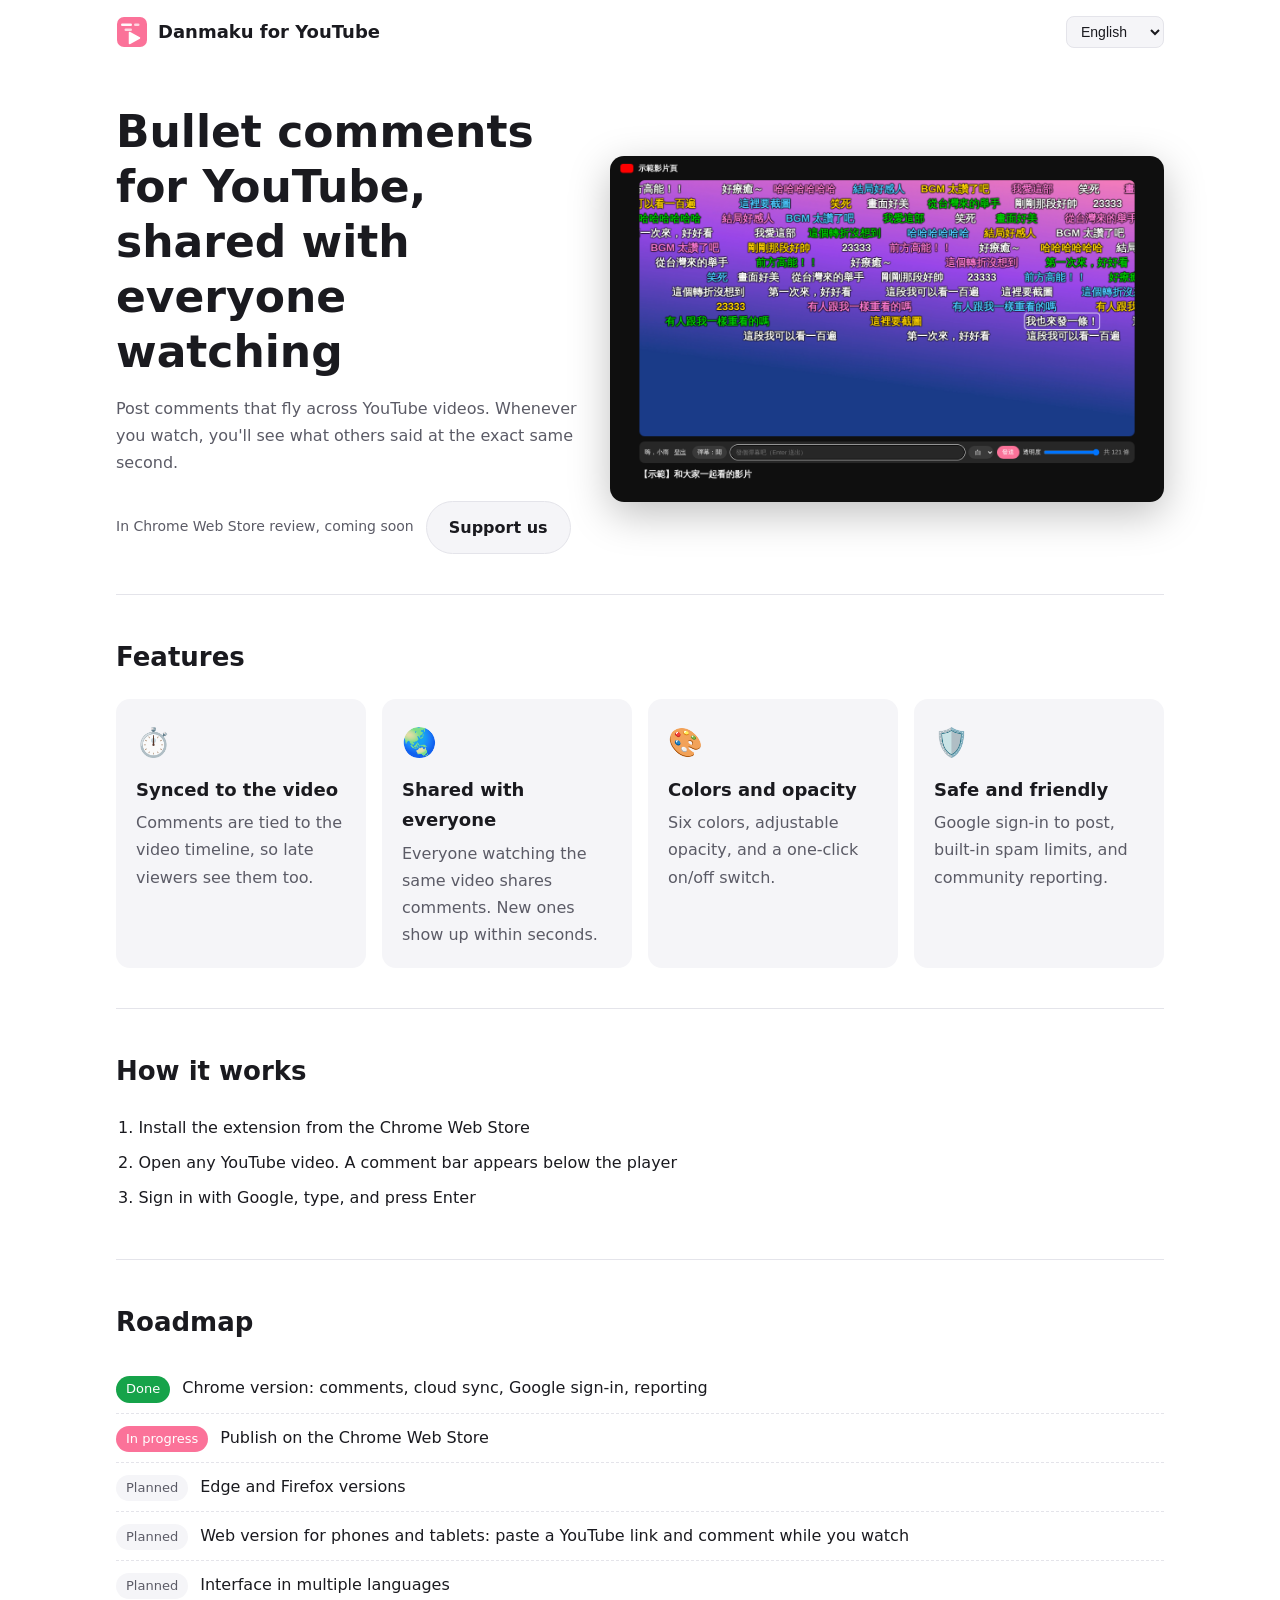
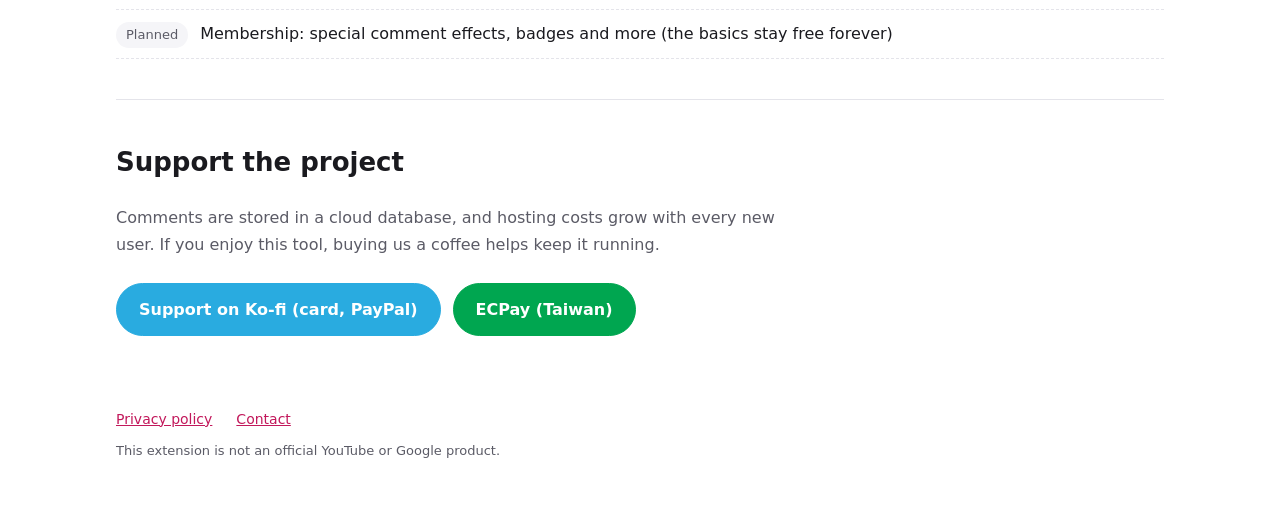
<file: index.html>
<!doctype html>
<html lang="zh-TW">
<head>
<meta charset="utf-8">
<meta name="viewport" content="width=device-width, initial-scale=1">
<title>彈幕 for YouTube</title>
<meta name="description" content="在 YouTube 影片上發彈幕，和看同一部影片的人一起即時吐槽。">
<link rel="icon" href="icon.svg" type="image/svg+xml">
<link rel="stylesheet" href="style.css">
</head>
<body>
<header class="top">
  <a class="brand" href="./"><img src="icon.svg" alt="" width="32" height="32"><span data-i18n="title">彈幕 for YouTube</span></a>
  <select id="lang" aria-label="Language"></select>
</header>

<main>
  <section class="hero">
    <div class="hero-text">
      <h1 data-i18n="tagline"></h1>
      <p data-i18n="heroDesc"></p>
      <div class="cta">
        <a id="install" class="btn primary" href="#" data-i18n="install"></a>
        <span id="soon" class="soon" data-i18n="comingSoon"></span>
        <a class="btn" href="#support" data-i18n="support"></a>
      </div>
    </div>
    <div class="hero-demo" aria-hidden="true">
      <img src="screenshot.png" alt="">
    </div>
  </section>

  <section>
    <h2 data-i18n="featuresTitle"></h2>
    <div class="grid">
      <div class="card"><div class="emoji">⏱️</div><h3 data-i18n="f1t"></h3><p data-i18n="f1d"></p></div>
      <div class="card"><div class="emoji">🌏</div><h3 data-i18n="f2t"></h3><p data-i18n="f2d"></p></div>
      <div class="card"><div class="emoji">🎨</div><h3 data-i18n="f3t"></h3><p data-i18n="f3d"></p></div>
      <div class="card"><div class="emoji">🛡️</div><h3 data-i18n="f4t"></h3><p data-i18n="f4d"></p></div>
    </div>
  </section>

  <section>
    <h2 data-i18n="howTitle"></h2>
    <ol class="steps">
      <li data-i18n="h1"></li>
      <li data-i18n="h2"></li>
      <li data-i18n="h3"></li>
    </ol>
  </section>

  <section>
    <h2 data-i18n="roadmapTitle"></h2>
    <ul class="roadmap">
      <li data-status="done"><span class="tag"></span><span data-i18n="r1"></span></li>
      <li data-status="doing"><span class="tag"></span><span data-i18n="r2"></span></li>
      <li data-status="next"><span class="tag"></span><span data-i18n="r3"></span></li>
      <li data-status="next"><span class="tag"></span><span data-i18n="r4"></span></li>
      <li data-status="next"><span class="tag"></span><span data-i18n="r5"></span></li>
      <li data-status="next"><span class="tag"></span><span data-i18n="r6"></span></li>
    </ul>
  </section>

  <section id="support" class="support">
    <h2 data-i18n="supportTitle"></h2>
    <p data-i18n="supportDesc"></p>
    <div class="cta">
      <a id="kofi" class="btn kofi" target="_blank" rel="noopener" data-i18n="kofi"></a>
      <a id="ecpay" class="btn ecpay" target="_blank" rel="noopener" data-i18n="ecpay"></a>
      <span id="supportSoon" class="soon" data-i18n="supportSoon"></span>
    </div>
  </section>
</main>

<footer>
  <a href="privacy.html" data-i18n="privacy"></a>
  <a id="contact" data-i18n="contact"></a>
  <p data-i18n="notOfficial"></p>
</footer>

<script src="site-config.js"></script>
<script src="i18n.js"></script>
<script src="app.js"></script>
</body>
</html>
</file>
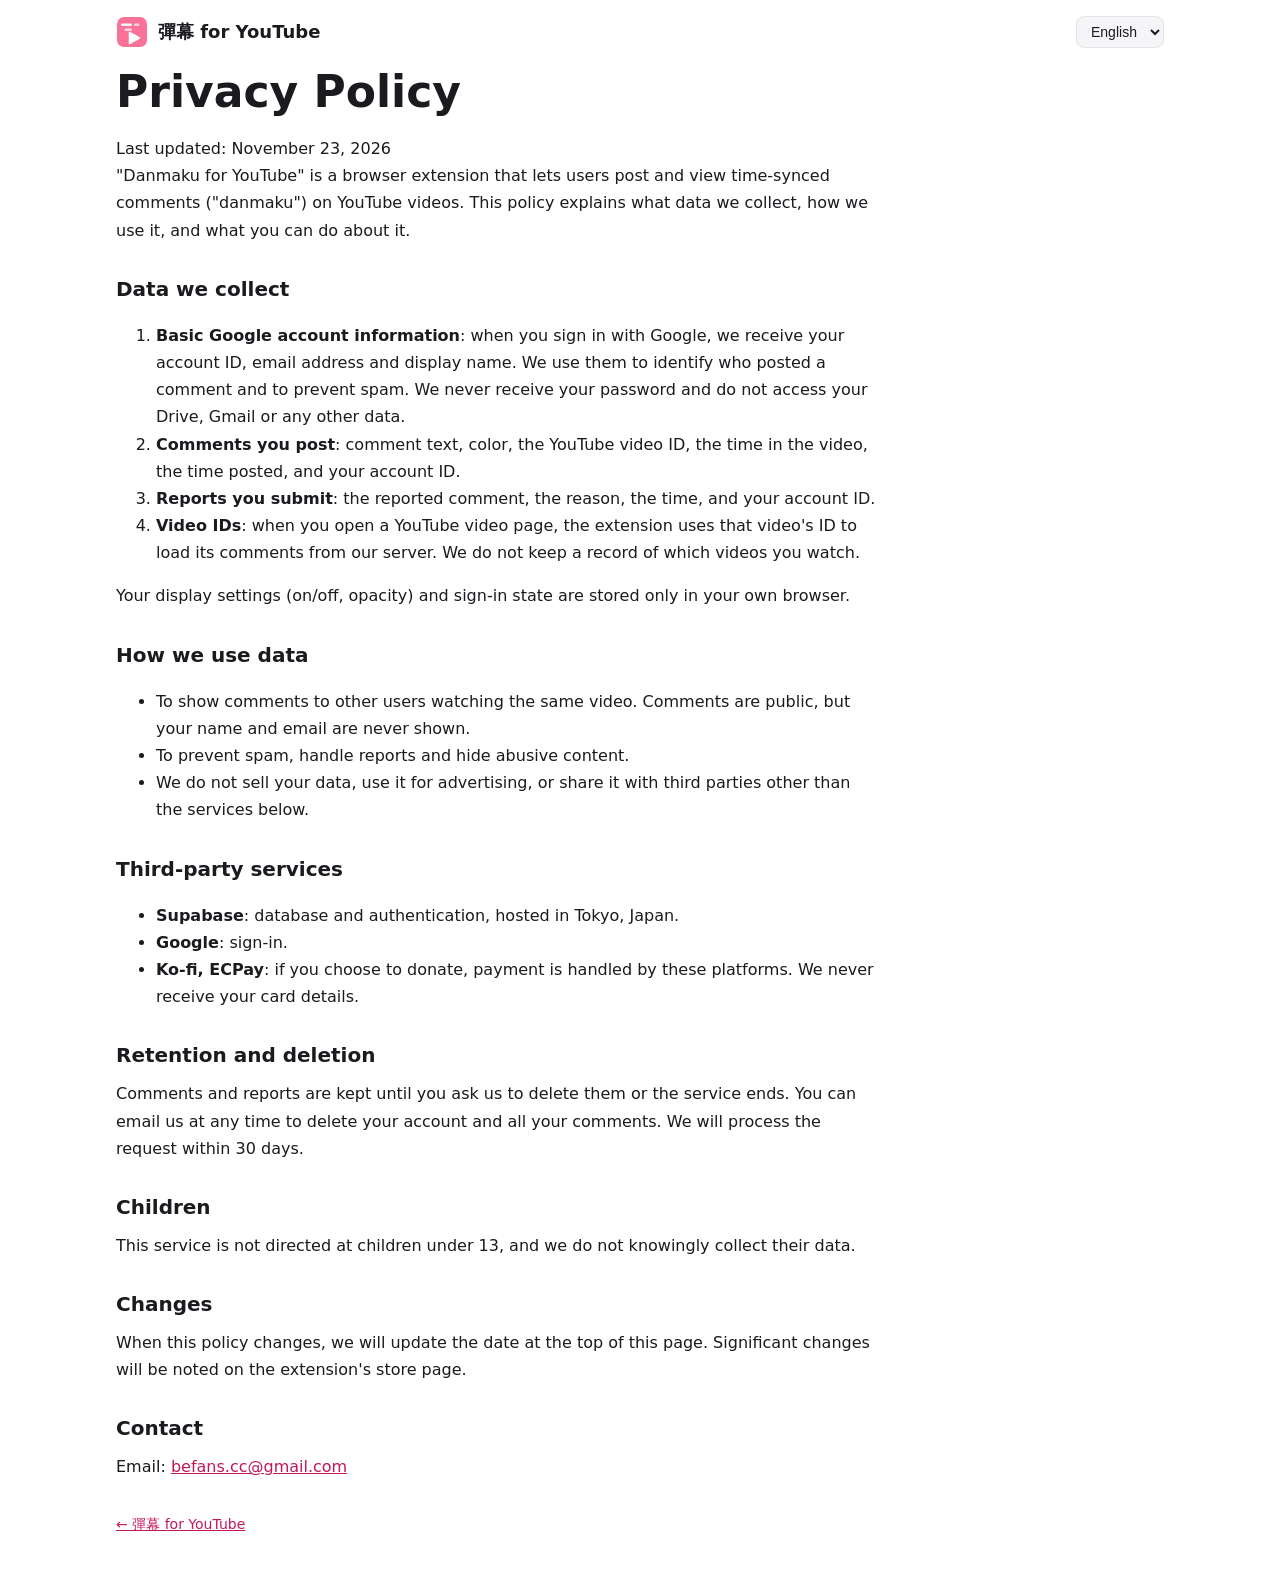
<file: privacy.html>
<!doctype html>
<html lang="zh-TW">
<head>
<meta charset="utf-8">
<meta name="viewport" content="width=device-width, initial-scale=1">
<title>隱私權政策 Privacy Policy｜彈幕 for YouTube</title>
<link rel="icon" href="icon.svg" type="image/svg+xml">
<link rel="stylesheet" href="style.css">
</head>
<body>
<header class="top">
  <a class="brand" href="./"><img src="icon.svg" alt="" width="32" height="32"><span>彈幕 for YouTube</span></a>
  <select id="plang" aria-label="Language">
    <option value="zh">中文</option>
    <option value="en">English</option>
  </select>
</header>
<main>
<article class="doc" lang="zh-TW" data-lang="zh">
  <h1>隱私權政策</h1>
  <p>最後更新：2026 年 11 月 23 日</p>
  <p>「彈幕 for YouTube」是一個瀏覽器擴充功能，讓使用者在 YouTube 影片上發送和觀看彈幕。這份政策說明我們收集哪些資料、怎麼使用，以及你可以怎麼處理自己的資料。</p>
  <h2>我們收集的資料</h2>
  <ol>
    <li><strong>Google 帳號基本資料</strong>：用 Google 登入時，我們會取得你的帳號編號、電子郵件和顯示名稱，用來確認發彈幕的人是誰、防止洗版。我們不會取得你的密碼，也不會讀取你的雲端硬碟、Gmail 或其他資料。</li>
    <li><strong>你發的彈幕</strong>：彈幕文字、顏色、所在的 YouTube 影片編號、影片中的秒數、發送時間，以及你的帳號編號。</li>
    <li><strong>你送出的檢舉</strong>：被檢舉的彈幕、檢舉原因、檢舉時間，以及你的帳號編號。</li>
    <li><strong>影片編號</strong>：你打開 YouTube 影片頁時，擴充功能會用該影片的編號向伺服器讀取彈幕。我們不記錄你看了哪些影片。</li>
  </ol>
  <p>彈幕開關、透明度設定和登入狀態只存在你自己的瀏覽器。</p>
  <h2>資料怎麼使用</h2>
  <ul>
    <li>把彈幕顯示給看同一部影片的其他使用者。彈幕會公開給所有使用者看到，但不會顯示你的名字或電子郵件。</li>
    <li>防止洗版、處理檢舉、隱藏違規內容。</li>
    <li>我們不會販售你的資料，不會用來投放廣告，也不會分享給下列服務以外的第三方。</li>
  </ul>
  <h2>使用的外部服務</h2>
  <ul>
    <li><strong>Supabase</strong>：資料庫與登入服務，伺服器位於日本東京。</li>
    <li><strong>Google</strong>：提供登入。</li>
    <li><strong>Ko-fi、綠界科技</strong>：如果你選擇贊助，付款由這些平台處理，我們不會取得你的信用卡資料。</li>
  </ul>
  <h2>資料保存與刪除</h2>
  <p>彈幕和檢舉紀錄會一直保存，直到你要求刪除或服務結束。你可以隨時來信要求刪除你的帳號和你發過的所有彈幕，我們會在 30 天內處理。</p>
  <h2>兒童</h2>
  <p>本服務不針對 13 歲以下兒童，我們也不會刻意收集兒童的資料。</p>
  <h2>政策變更</h2>
  <p>政策有變更時會更新本頁上方的日期，重大變更會在擴充功能的商店頁面說明。</p>
  <h2>聯絡我們</h2>
  <p>電子郵件：<a class="mail"></a></p>
</article>

<article class="doc" lang="en" data-lang="en" hidden>
  <h1>Privacy Policy</h1>
  <p>Last updated: November 23, 2026</p>
  <p>"Danmaku for YouTube" is a browser extension that lets users post and view time-synced comments ("danmaku") on YouTube videos. This policy explains what data we collect, how we use it, and what you can do about it.</p>
  <h2>Data we collect</h2>
  <ol>
    <li><strong>Basic Google account information</strong>: when you sign in with Google, we receive your account ID, email address and display name. We use them to identify who posted a comment and to prevent spam. We never receive your password and do not access your Drive, Gmail or any other data.</li>
    <li><strong>Comments you post</strong>: comment text, color, the YouTube video ID, the time in the video, the time posted, and your account ID.</li>
    <li><strong>Reports you submit</strong>: the reported comment, the reason, the time, and your account ID.</li>
    <li><strong>Video IDs</strong>: when you open a YouTube video page, the extension uses that video's ID to load its comments from our server. We do not keep a record of which videos you watch.</li>
  </ol>
  <p>Your display settings (on/off, opacity) and sign-in state are stored only in your own browser.</p>
  <h2>How we use data</h2>
  <ul>
    <li>To show comments to other users watching the same video. Comments are public, but your name and email are never shown.</li>
    <li>To prevent spam, handle reports and hide abusive content.</li>
    <li>We do not sell your data, use it for advertising, or share it with third parties other than the services below.</li>
  </ul>
  <h2>Third-party services</h2>
  <ul>
    <li><strong>Supabase</strong>: database and authentication, hosted in Tokyo, Japan.</li>
    <li><strong>Google</strong>: sign-in.</li>
    <li><strong>Ko-fi, ECPay</strong>: if you choose to donate, payment is handled by these platforms. We never receive your card details.</li>
  </ul>
  <h2>Retention and deletion</h2>
  <p>Comments and reports are kept until you ask us to delete them or the service ends. You can email us at any time to delete your account and all your comments. We will process the request within 30 days.</p>
  <h2>Children</h2>
  <p>This service is not directed at children under 13, and we do not knowingly collect their data.</p>
  <h2>Changes</h2>
  <p>When this policy changes, we will update the date at the top of this page. Significant changes will be noted on the extension's store page.</p>
  <h2>Contact</h2>
  <p>Email: <a class="mail"></a></p>
</article>
</main>
<footer><a href="./">← 彈幕 for YouTube</a></footer>
<script src="site-config.js"></script>
<script>
(() => {
  const email = (window.SITE_CONFIG || {}).CONTACT_EMAIL || "";
  document.querySelectorAll(".mail").forEach((a) => {
    a.textContent = email || "—";
    if (email) a.href = "mailto:" + email;
  });
  const sel = document.getElementById("plang");
  let lang = new URLSearchParams(location.search).get("lang");
  if (!lang) {
    try { lang = localStorage.getItem("lang"); } catch (e) {}
  }
  if (!lang) lang = navigator.language || "en";
  lang = lang.toLowerCase().startsWith("zh") ? "zh" : "en";
  function show(l) {
    document.querySelectorAll("article[data-lang]").forEach((a) => (a.hidden = a.dataset.lang !== l));
    document.documentElement.lang = l === "zh" ? "zh-TW" : "en";
  }
  sel.value = lang;
  sel.addEventListener("change", () => show(sel.value));
  show(lang);
})();
</script>
</body>
</html>
</file>
<file: style.css>
:root {
  --bg: #ffffff;
  --fg: #1a1a1f;
  --muted: #5b5b66;
  --card: #f5f5f8;
  --line: #e4e4ea;
  --pink: #fb7299;
  --pink-ink: #c2185b;
}
@media (prefers-color-scheme: dark) {
  :root {
    --bg: #111114;
    --fg: #f1f1f4;
    --muted: #a8a8b3;
    --card: #1c1c22;
    --line: #2c2c34;
    --pink-ink: #ff9bb8;
  }
}
* { box-sizing: border-box; }
body {
  margin: 0;
  background: var(--bg);
  color: var(--fg);
  font: 16px/1.7 "Noto Sans TC", "PingFang TC", "Microsoft JhengHei", "Hiragino Sans", system-ui, sans-serif;
}
a { color: var(--pink-ink); }
.top {
  display: flex; align-items: center; justify-content: space-between;
  max-width: 1080px; margin: 0 auto; padding: 16px;
}
.brand { display: flex; align-items: center; gap: 10px; font-weight: 700; font-size: 18px; color: var(--fg); text-decoration: none; }
select { padding: 6px 10px; border-radius: 8px; border: 1px solid var(--line); background: var(--card); color: var(--fg); font-size: 14px; }
main { max-width: 1080px; margin: 0 auto; padding: 0 16px; }
section { padding: 40px 0; border-bottom: 1px solid var(--line); }
section:last-child { border-bottom: none; }
h1 { font-size: clamp(28px, 5vw, 44px); line-height: 1.25; margin: 0 0 16px; }
h2 { font-size: 26px; margin: 0 0 20px; }
h3 { margin: 8px 0 4px; font-size: 18px; }
p { color: var(--muted); margin: 0; }
.hero { display: grid; grid-template-columns: 1fr 1.2fr; gap: 32px; align-items: center; }
.hero-demo img { width: 100%; border-radius: 14px; box-shadow: 0 12px 40px rgba(0,0,0,.25); display: block; }
.cta { display: flex; flex-wrap: wrap; gap: 12px; align-items: center; margin-top: 24px; }
.btn {
  display: inline-block; padding: 12px 22px; border-radius: 999px;
  background: var(--card); color: var(--fg); text-decoration: none; font-weight: 600;
  border: 1px solid var(--line);
}
.btn.primary { background: var(--pink); border-color: var(--pink); color: #fff; }
.btn.kofi { background: #29abe0; border-color: #29abe0; color: #fff; }
.btn.ecpay { background: #00a650; border-color: #00a650; color: #fff; }
.soon { color: var(--muted); font-size: 14px; }
.grid { display: grid; grid-template-columns: repeat(4, 1fr); gap: 16px; }
.card { background: var(--card); border-radius: 14px; padding: 20px; }
.emoji { font-size: 28px; }
.steps { margin: 0; padding-left: 1.4em; }
.steps li { margin: 8px 0; }
.roadmap { list-style: none; margin: 0; padding: 0; }
.roadmap li { display: flex; gap: 12px; align-items: baseline; padding: 10px 0; border-bottom: 1px dashed var(--line); }
.tag { flex: none; font-size: 13px; padding: 2px 10px; border-radius: 999px; background: var(--card); color: var(--muted); }
[data-status="done"] .tag { background: #16a34a; color: #fff; }
[data-status="doing"] .tag { background: var(--pink); color: #fff; }
.support p { max-width: 680px; }
footer { max-width: 1080px; margin: 0 auto; padding: 32px 16px 48px; display: flex; flex-wrap: wrap; gap: 8px 24px; font-size: 14px; }
footer p { width: 100%; font-size: 13px; }
.doc { max-width: 760px; }
.doc h2 { font-size: 20px; margin: 28px 0 8px; }
.doc p, .doc li { color: var(--fg); }
@media (max-width: 800px) {
  .hero { grid-template-columns: 1fr; }
  .grid { grid-template-columns: 1fr 1fr; }
}
@media (max-width: 480px) {
  .grid { grid-template-columns: 1fr; }
}
</file>
